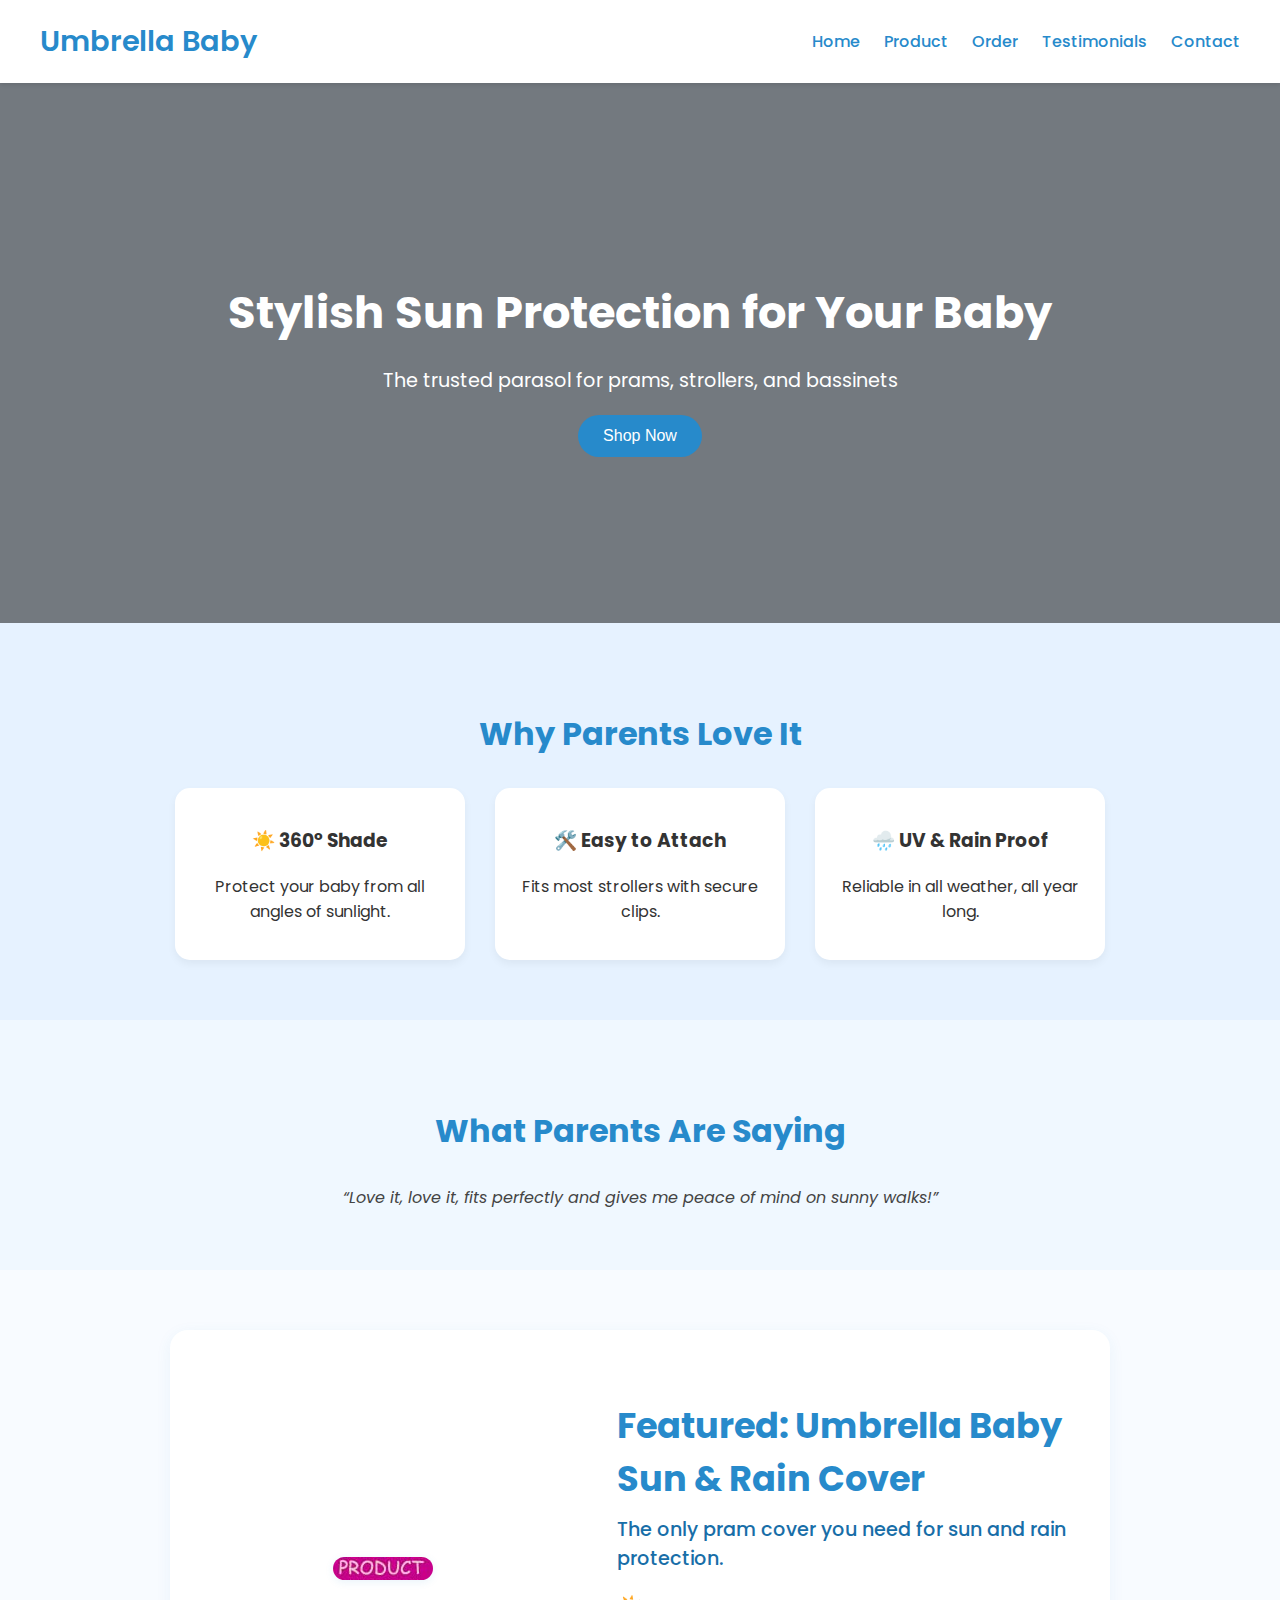
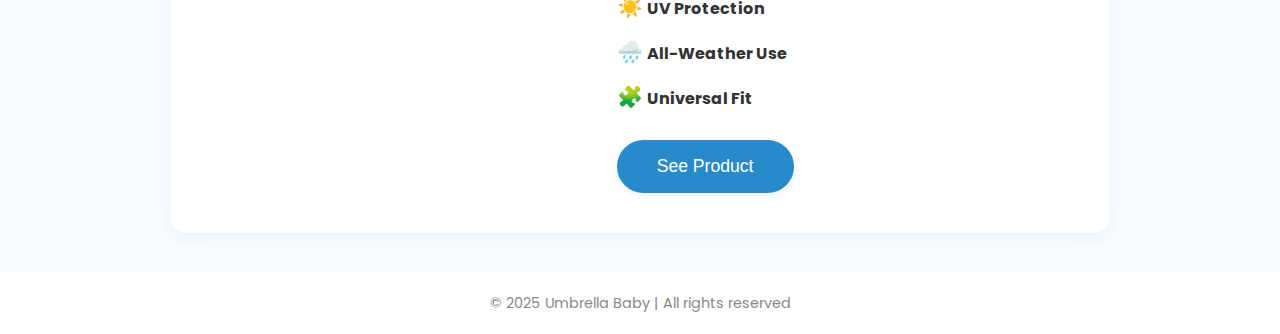
<file: index.html>
<!DOCTYPE html>
<html lang="en">
<head>
  <meta charset="UTF-8" />
  <meta name="viewport" content="width=device-width, initial-scale=1.0"/>
  <title>Umbrella Baby</title>
  <link rel="stylesheet" href="style.css">
  <link href="https://fonts.googleapis.com/css2?family=Poppins:wght@400;600&display=swap" rel="stylesheet"/>
  <style>
    body {
      margin: 0;
      font-family: 'Poppins', sans-serif;
      background-color: #e6f2ff;
      color: #333;
    }

    header {
      display: flex;
      justify-content: space-between;
      align-items: center;
      padding: 20px 40px;
      background-color: #ffffff;
      box-shadow: 0 2px 4px rgba(0,0,0,0.1);
    }

    header .logo {
      font-size: 1.8em;
      font-weight: 600;
      color: #278acb;
    }

    nav a {
      margin-left: 20px;
      text-decoration: none;
      color: #278acb;
      font-weight: 500;
    }

    .hero {
      background: url('https://i.imgur.com/DR7qP3L.jpg') center/cover no-repeat;
      height: 60vh;
      display: flex;
      align-items: center;
      justify-content: center;
      color: white;
      text-align: center;
      position: relative;
    }

    .hero::before {
      content: '';
      position: absolute;
      top: 0; left: 0; right: 0; bottom: 0;
      background-color: rgba(0,0,0,0.5);
    }

    .hero-content {
      position: relative;
      z-index: 1;
    }

    .hero h1 {
      font-size: 2.8em;
      margin-bottom: 10px;
    }

    .hero p {
      font-size: 1.2em;
      margin-bottom: 20px;
    }

    .btn {
      background-color: #278acb;
      color: white;
      padding: 12px 25px;
      border: none;
      border-radius: 30px;
      font-size: 1em;
      cursor: pointer;
      transition: 0.3s;
    }

    .btn:hover {
      background-color: #186ea8;
    }

    .section {
      padding: 60px 40px;
      text-align: center;
    }

    .section h2 {
      font-size: 2em;
      margin-bottom: 30px;
      color: #278acb;
    }

    .features {
      display: flex;
      flex-wrap: wrap;
      justify-content: center;
      gap: 30px;
    }

    .feature-card {
      background: white;
      border-radius: 15px;
      box-shadow: 0 4px 8px rgba(0,0,0,0.05);
      padding: 20px;
      width: 250px;
    }

    .testimonials {
      background-color: #f0f8ff;
    }

    .testimonial {
      max-width: 600px;
      margin: auto;
      font-style: italic;
      color: #444;
    }

    footer {
      background-color: #ffffff;
      text-align: center;
      padding: 20px;
      font-size: 0.9em;
      color: #888;
    }

    @media (max-width: 768px) {
      .features {
        flex-direction: column;
        align-items: center;
      }

      .hero h1 {
        font-size: 2em;
      }

      .hero p {
        font-size: 1em;
      }
    }
  </style>
</head>
<body>

  <header>
    <div class="logo">Umbrella Baby</div>
    <nav>
      <a href="index.html">Home</a>
      <a href="product.html">Product</a>
      <a href="order.html">Order</a>
      <a href="testimonials.html">Testimonials</a>
      <a href="contact.html">Contact</a>
    </nav>
  </header>

  <section class="hero">
    <div class="hero-content">
      <h1>Stylish Sun Protection for Your Baby</h1>
      <p>The trusted parasol for prams, strollers, and bassinets</p>
      <button class="btn">Shop Now</button>
    </div>
  </section>

  <section class="section">
    <h2>Why Parents Love It</h2>
    <div class="features">
      <div class="feature-card">
        <h3>☀️ 360° Shade</h3>
        <p>Protect your baby from all angles of sunlight.</p>
      </div>
      <div class="feature-card">
        <h3>🛠️ Easy to Attach</h3>
        <p>Fits most strollers with secure clips.</p>
      </div>
      <div class="feature-card">
        <h3>🌧️ UV & Rain Proof</h3>
        <p>Reliable in all weather, all year long.</p>
      </div>
    </div>
  </section>

  <section class="section testimonials">
    <h2>What Parents Are Saying</h2>
    <div class="testimonial">
      “Love it, love it, fits perfectly and gives me peace of mind on sunny walks!”
    </div>
  </section>

  <section class="section" style="background:#f8fbff; padding:60px 0 40px 0;">
    <div style="display:flex; flex-wrap:wrap; align-items:center; justify-content:center; gap:40px; max-width:900px; margin:auto; background:#fff; border-radius:18px; box-shadow:0 4px 16px rgba(39,138,203,0.07); padding:40px 20px;">
      <div style="flex:1 1 320px; min-width:240px; text-align:center;">
        <img src="Pictures/PRODUCT1.jpg" alt="Umbrella Baby Product" style="max-width:100%; border-radius:14px; box-shadow:0 2px 8px rgba(39,138,203,0.10); margin-bottom:18px;">
      </div>
      <div style="flex:2 1 340px; min-width:240px; text-align:left;">
        <h2 style="color:#278acb; font-size:2.2em; margin-bottom:10px;">Featured: Umbrella Baby Sun & Rain Cover</h2>
        <div style="font-size:1.2em; color:#186ea8; margin-bottom:18px; font-weight:500;">The only pram cover you need for sun and rain protection.</div>
        <ul style="list-style:none; padding:0; margin-bottom:28px;">
          <li style="margin-bottom:14px;"><span style="font-size:1.3em;">☀️</span> <b>UV Protection</b></li>
          <li style="margin-bottom:14px;"><span style="font-size:1.3em;">🌧️</span> <b>All-Weather Use</b></li>
          <li style="margin-bottom:14px;"><span style="font-size:1.3em;">🧩</span> <b>Universal Fit</b></li>
        </ul>
        <button class="btn" style="font-size:1.1em; padding:16px 40px; box-shadow:0 2px 8px rgba(39,138,203,0.10);" onclick="location.href='product.html'">See Product</button>
      </div>
    </div>
  </section>

  <footer>
    &copy; 2025 Umbrella Baby | All rights reserved
  </footer>

</body>
</html>
</file>
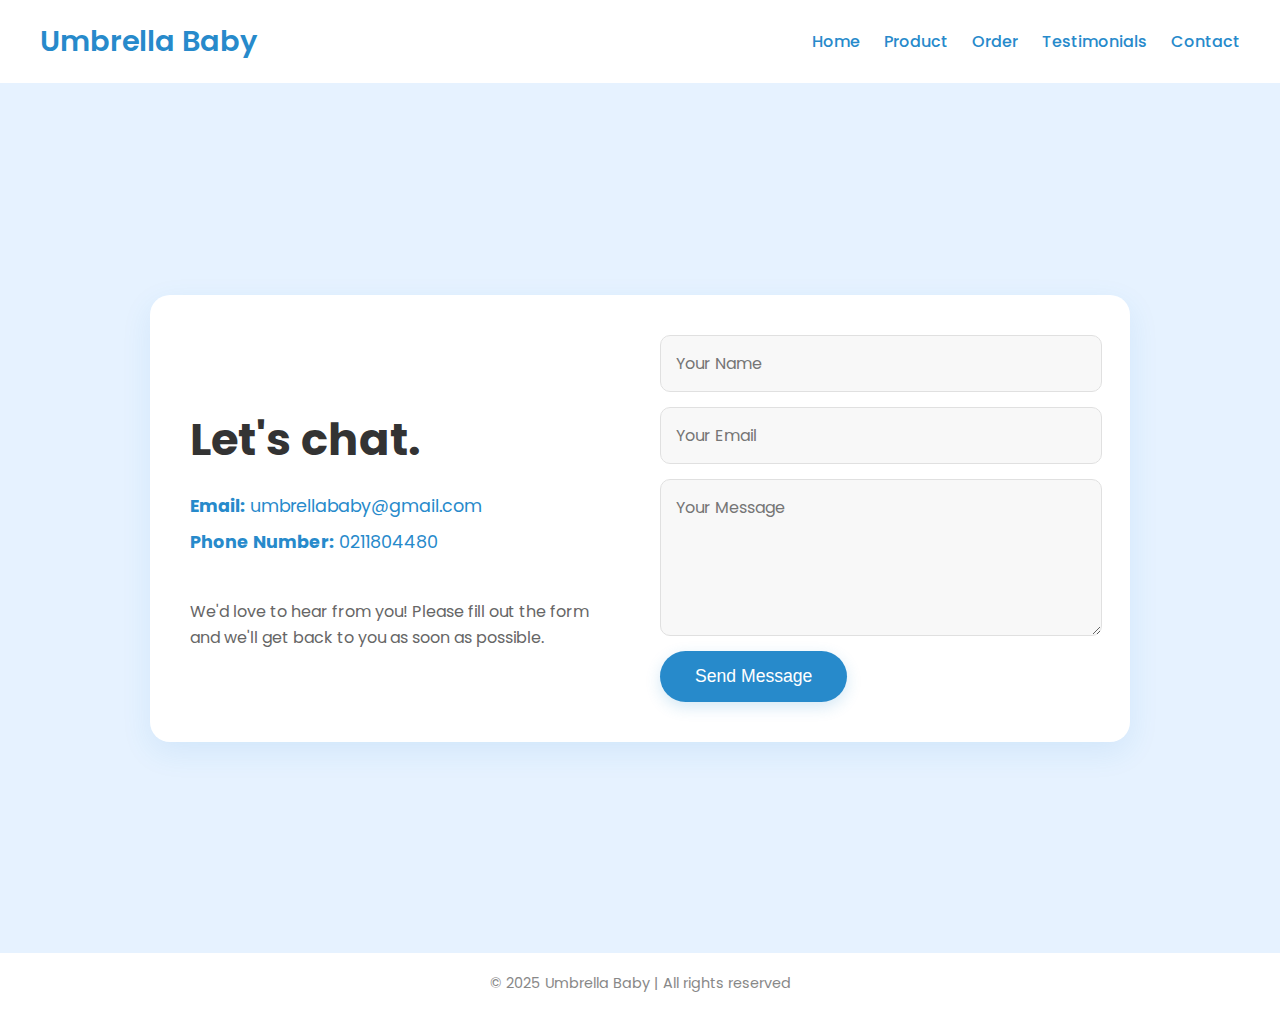
<file: contact.html>
<!DOCTYPE html>
<html lang="en">
<head>
  <meta charset="UTF-8" />
  <meta name="viewport" content="width=device-width, initial-scale=1.0"/>
  <title>Umbrella Baby – Contact</title>
  <link rel="stylesheet" href="style.css"/>
  <link rel="stylesheet" href="contact.css"/>
  <link href="https://fonts.googleapis.com/css2?family=Poppins:wght@400;500;600;700&display=swap" rel="stylesheet">
</head>
<body style="min-height:100vh; display:flex; flex-direction:column;">

  <header>
    <div class="logo">Umbrella Baby</div>
    <nav>
      <a href="index.html">Home</a>
      <a href="product.html">Product</a>
      <a href="order.html">Order</a>
      <a href="testimonials.html">Testimonials</a>
      <a href="contact.html">Contact</a>
    </nav>
  </header>

  <section class="section contact-section-layout">
    <div class="contact-card">
      <div class="contact-left">
        <h2>Let's chat.</h2>
        <div class="contact-info">
          <div><b>Email:</b> umbrellababy@gmail.com</div>
          <div><b>Phone Number:</b> 0211804480</div>
        </div>
        <p class="contact-description">We'd love to hear from you! Please fill out the form and we'll get back to you as soon as possible.</p>
      </div>
      <div class="contact-right">
        <form action="#" method="POST" class="contact-form">
          <input type="text" name="name" placeholder="Your Name" required>
          <input type="email" name="email" placeholder="Your Email" required>
          <textarea name="message" rows="5" placeholder="Your Message" required></textarea>
          <button class="btn send-message-btn" type="submit">Send Message</button>
        </form>
      </div>
    </div>
  </section>

  <footer style="margin-top:auto;">
    &copy; 2025 Umbrella Baby | All rights reserved
  </footer>

</body>
</html>
</file>
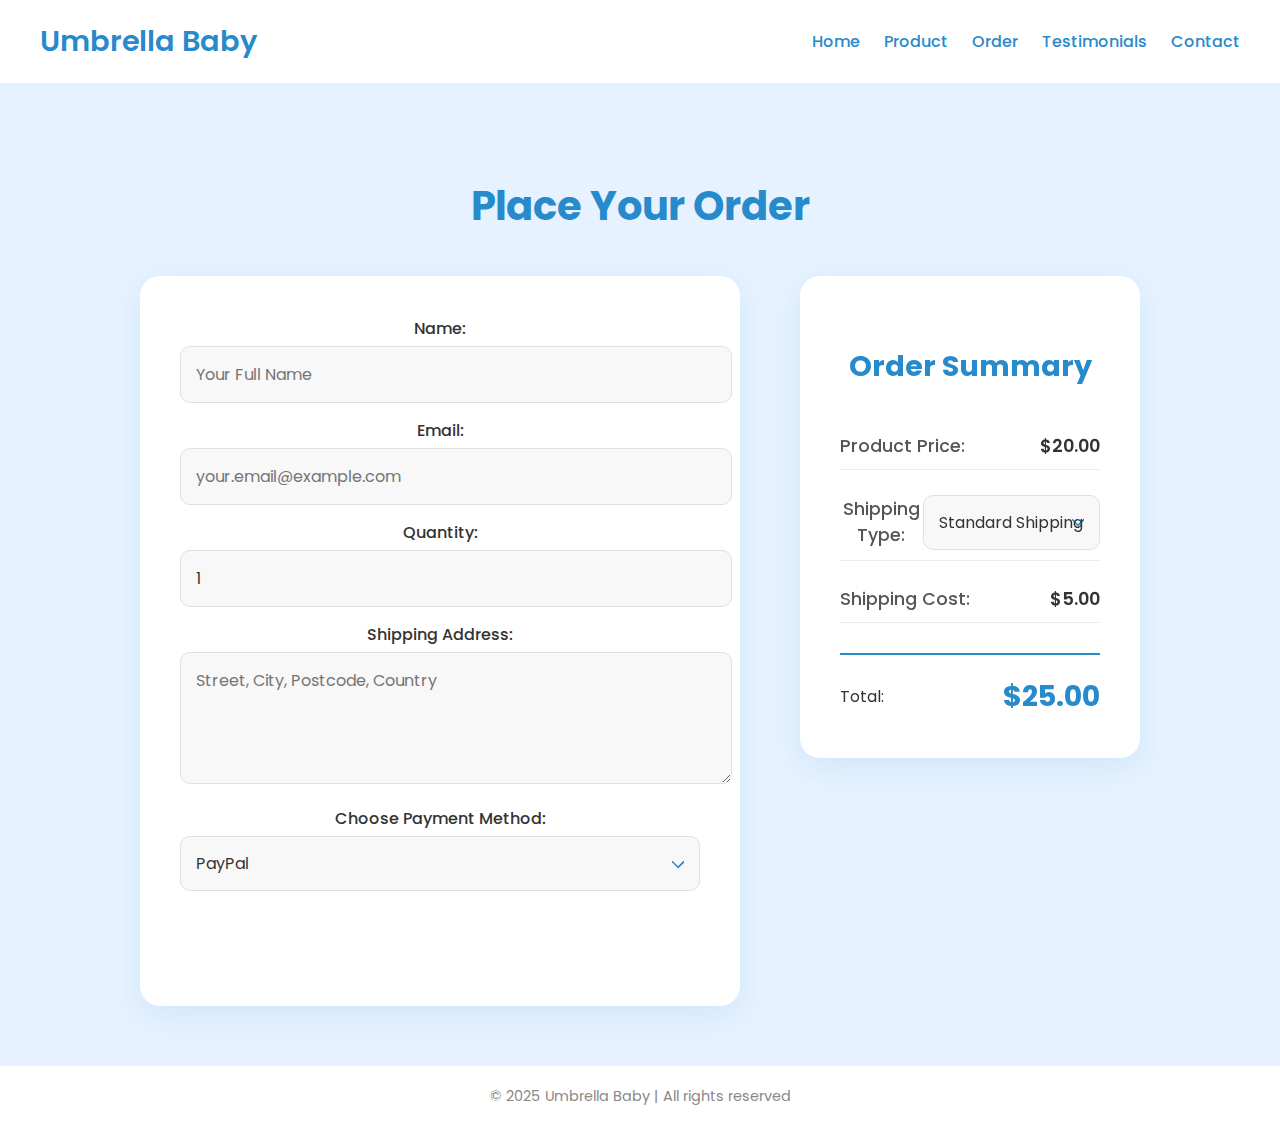
<file: order.html>
<!DOCTYPE html>
<html lang="en">
<head>
  <meta charset="UTF-8" />
  <meta name="viewport" content="width=device-width, initial-scale=1.0"/>
  <title>Umbrella Baby – Order</title>
  <link rel="stylesheet" href="base.css"/>
  <link rel="stylesheet" href="order.css"/>
  <link href="https://fonts.googleapis.com/css2?family=Poppins:wght@400;500;600;700&display=swap" rel="stylesheet">
  <script src="https://www.paypal.com/sdk/js?client-id=YOUR_PAYPAL_CLIENT_ID&currency=USD"></script>
  <script src="https://js.stripe.com/v3/"></script>
</head>
<body style="min-height:100vh; display:flex; flex-direction:column;">

  <header>
    <div class="logo">Umbrella Baby</div>
    <nav>
      <a href="index.html">Home</a>
      <a href="product.html">Product</a>
      <a href="order.html">Order</a>
      <a href="testimonials.html">Testimonials</a>
      <a href="contact.html">Contact</a>
    </nav>
  </header>

  <section class="section order-section-layout">
    <h2>Place Your Order</h2>
    <div class="order-content-wrapper">
      <!-- Left Column: Order Form -->
      <div class="order-card order-form-column">
        <form id="order-form" class="order-form-grid">
          <div id="order-success" class="order-success-message" style="display:none;">Thank you! Your order has been received.</div>
          <div id="order-error" class="order-error-message" style="display:none;"></div>

          <div class="form-group">
            <label for="name">Name:</label>
            <input type="text" id="name" name="name" required placeholder="Your Full Name">
          </div>

          <div class="form-group">
            <label for="email">Email:</label>
            <input type="email" id="email" name="email" required placeholder="your.email@example.com">
          </div>

          <div class="form-group">
            <label for="quantity">Quantity:</label>
            <input type="number" id="quantity" name="quantity" min="1" value="1" required>
          </div>

          <div class="form-group">
            <label for="address">Shipping Address:</label>
            <textarea id="address" name="address" rows="4" required placeholder="Street, City, Postcode, Country"></textarea>
          </div>

          <div class="form-group">
            <label for="payment-method">Choose Payment Method:</label>
            <select id="payment-method" name="payment-method">
              <option value="paypal">PayPal</option>
              <option value="credit-card">Credit Card (Stripe)</option>
              <option value="poli">POLi</option>
            </select>
          </div>

          <!-- Payment method containers -->
          <div id="paypal-button-container" class="payment-container"></div>
          
          <div id="stripe-card-container" class="payment-container" style="display:none;">
            <div id="card-element"></div>
            <button type="button" id="stripe-pay-button" class="btn payment-btn stripe-btn">Pay with Card</button>
          </div>
          
          <div id="poli-button-container" class="payment-container" style="display:none;">
            <button type="button" id="poli-pay-button" class="btn payment-btn poli-btn">Pay with POLi</button>
          </div>
        </form>
      </div>

      <!-- Right Column: Price Summary -->
      <div class="order-card price-summary-column">
        <h3>Order Summary</h3>
        <div class="summary-item">
          <span class="summary-label">Product Price:</span>
          <span class="summary-value" id="product-price">$20.00</span>
        </div>

        <div class="summary-item form-group">
          <label for="shipping-type" class="summary-label">Shipping Type:</label>
          <select id="shipping-type" name="shipping-type" class="summary-select">
            <option value="standard">Standard Shipping</option>
            <option value="rural">Rural Shipping</option>
          </select>
        </div>

        <div class="summary-item">
          <span class="summary-label">Shipping Cost:</span>
          <span class="summary-value" id="shipping-cost">$5.00</span>
        </div>

        <div class="summary-total">
          <span class="total-label">Total:</span>
          <span class="total-value" id="total-price">$25.00</span>
        </div>
      </div>
    </div>
  </section>

  <footer style="margin-top:auto;">
    &copy; 2025 Umbrella Baby | All rights reserved
  </footer>

  <script src="order.js"></script>

</body>
</html>
</file>
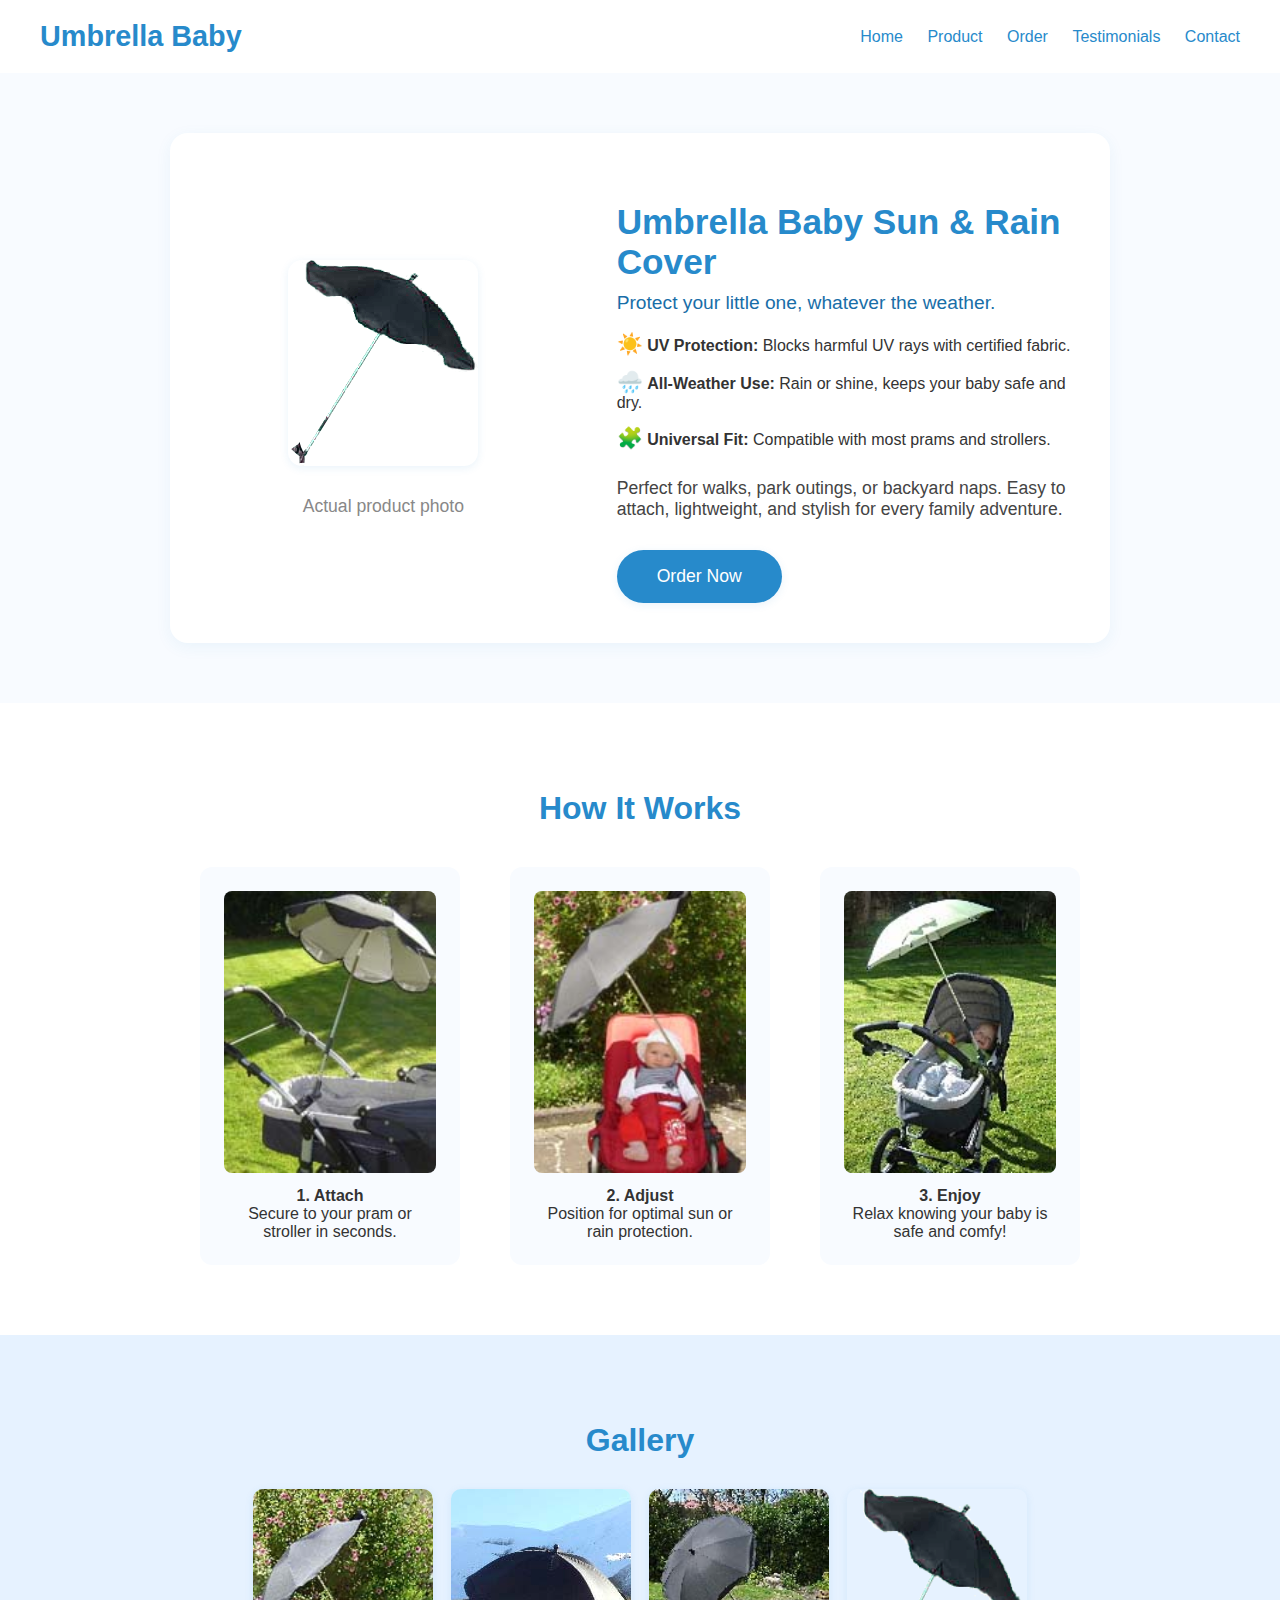
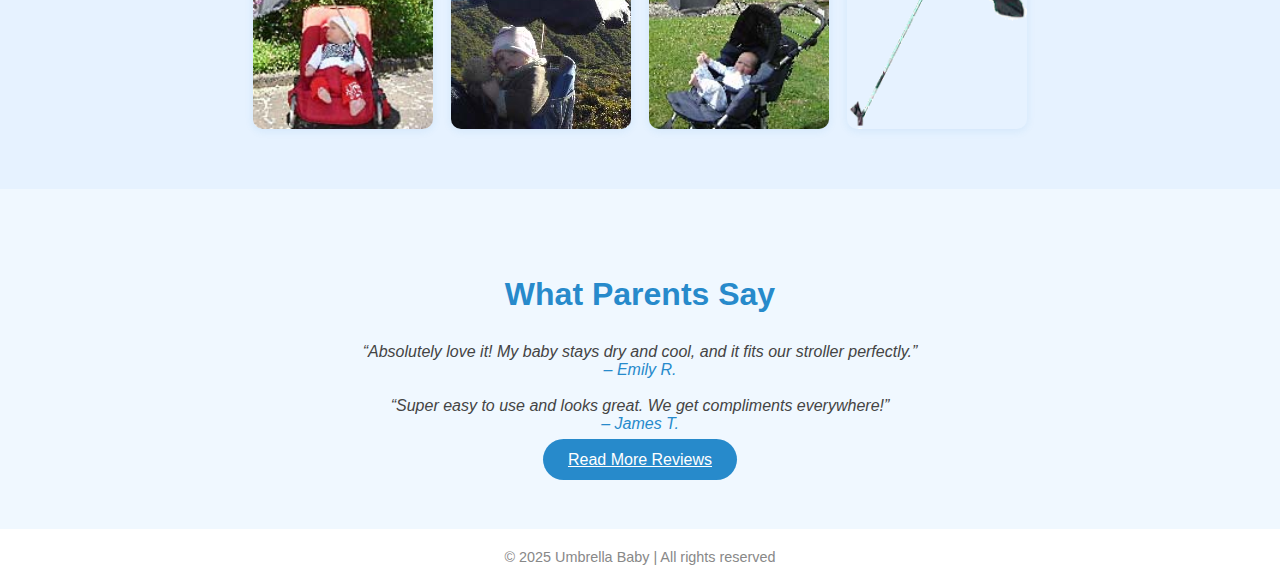
<file: product.html>
<!DOCTYPE html>
<html lang="en">
<head>
  <meta charset="UTF-8" />
  <meta name="viewport" content="width=device-width, initial-scale=1.0"/>
  <title>Umbrella Baby – Product</title>
  <link rel="stylesheet" href="style.css" />
</head>
<body>

  <header>
    <div class="logo">Umbrella Baby</div>
    <nav>
      <a href="index.html">Home</a>
      <a href="product.html">Product</a>
      <a href="order.html">Order</a>
      <a href="testimonials.html">Testimonials</a>
      <a href="contact.html">Contact</a>
    </nav>
  </header>

  <section class="section" style="padding: 60px 0; background: #f8fbff;">
    <div style="display: flex; flex-wrap: wrap; justify-content: center; align-items: center; gap: 40px; max-width: 900px; margin: auto; background: #fff; border-radius: 18px; box-shadow: 0 4px 16px rgba(39,138,203,0.07); padding: 40px 20px;">
      <div style="flex: 1 1 320px; min-width: 260px; text-align: center;">
        <img src="Pictures/umbrella06.gif" alt="Umbrella Baby Product" style="max-width: 100%; border-radius: 14px; box-shadow: 0 2px 8px rgba(39,138,203,0.10); margin-bottom: 18px;">
        <div style="font-size: 1.1em; color: #888; margin-top: 8px;">Actual product photo</div>
      </div>
      <div style="flex: 2 1 340px; min-width: 260px; text-align: left;">
        <h2 style="color: #278acb; font-size: 2.2em; margin-bottom: 10px;">Umbrella Baby Sun & Rain Cover</h2>
        <div style="font-size: 1.2em; color: #186ea8; margin-bottom: 18px; font-weight: 500;">Protect your little one, whatever the weather.</div>
        <ul style="list-style: none; padding: 0; margin-bottom: 28px;">
          <li style="margin-bottom: 14px;"><span style="font-size:1.3em;">☀️</span> <b>UV Protection:</b> Blocks harmful UV rays with certified fabric.</li>
          <li style="margin-bottom: 14px;"><span style="font-size:1.3em;">🌧️</span> <b>All-Weather Use:</b> Rain or shine, keeps your baby safe and dry.</li>
          <li style="margin-bottom: 14px;"><span style="font-size:1.3em;">🧩</span> <b>Universal Fit:</b> Compatible with most prams and strollers.</li>
        </ul>
        <div style="font-size: 1.1em; color: #444; margin-bottom: 30px;">Perfect for walks, park outings, or backyard naps. Easy to attach, lightweight, and stylish for every family adventure.</div>
        <button class="btn" style="font-size:1.1em; padding: 16px 40px; box-shadow: 0 2px 8px rgba(39,138,203,0.10);" onclick="location.href='order.html'">Order Now</button>
      </div>
    </div>
  </section>

  <!-- How It Works Section -->
  <section class="section" style="background: #fff;">
    <h2 style="color:#278acb;">How It Works</h2>
    <div style="display:flex; flex-wrap:wrap; justify-content:center; gap:30px; max-width:900px; margin:auto;">
      <div style="flex:1 1 200px; min-width:180px; background:#f8fbff; border-radius:12px; padding:24px; margin:10px;">
        <img src="Pictures/umbrella01.jpg" alt="Step 1" style="width:100%; border-radius:8px; margin-bottom:10px;">
        <b>1. Attach</b><br>Secure to your pram or stroller in seconds.
      </div>
      <div style="flex:1 1 200px; min-width:180px; background:#f8fbff; border-radius:12px; padding:24px; margin:10px;">
        <img src="Pictures/umbrella02.jpg" alt="Step 2" style="width:100%; border-radius:8px; margin-bottom:10px;">
        <b>2. Adjust</b><br>Position for optimal sun or rain protection.
      </div>
      <div style="flex:1 1 200px; min-width:180px; background:#f8fbff; border-radius:12px; padding:24px; margin:10px;">
        <img src="Pictures/umbrella03.jpg" alt="Step 3" style="width:100%; border-radius:8px; margin-bottom:10px;">
        <b>3. Enjoy</b><br>Relax knowing your baby is safe and comfy!
      </div>
    </div>
  </section>

  <!-- Gallery Section -->
  <section class="section" style="background: #e6f2ff;">
    <h2 style="color:#278acb;">Gallery</h2>
    <div style="display:flex; flex-wrap:wrap; justify-content:center; gap:18px; max-width:900px; margin:auto;">
      <img src="Pictures/umbrella13.jpg" alt="Gallery 1" style="width:180px; border-radius:10px; box-shadow:0 2px 8px rgba(39,138,203,0.10);">
      <img src="Pictures/umbrella04.jpg" alt="Gallery 2" style="width:180px; border-radius:10px; box-shadow:0 2px 8px rgba(39,138,203,0.10);">
      <img src="Pictures/umbrella05.jpg" alt="Gallery 3" style="width:180px; border-radius:10px; box-shadow:0 2px 8px rgba(39,138,203,0.10);">
      <img src="Pictures/umbrella06.gif" alt="Gallery 4" style="width:180px; border-radius:10px; box-shadow:0 2px 8px rgba(39,138,203,0.10);">
    </div>
  </section>

  <!-- Customer Reviews Preview -->
  <section class="section testimonials" style="background:#f0f8ff;">
    <h2 style="color:#278acb;">What Parents Say</h2>
    <div class="testimonial" style="margin-bottom:18px;">“Absolutely love it! My baby stays dry and cool, and it fits our stroller perfectly.”<br><span style="color:#278acb; font-weight:500;">– Emily R.</span></div>
    <div class="testimonial" style="margin-bottom:18px;">“Super easy to use and looks great. We get compliments everywhere!”<br><span style="color:#278acb; font-weight:500;">– James T.</span></div>
    <a href="testimonials.html" class="btn" style="background:#278acb; color:#fff;">Read More Reviews</a>
  </section>

  <footer>
    &copy; 2025 Umbrella Baby | All rights reserved
  </footer>

</body>
</html>
</file>
<file: style.css>
body {
  margin: 0;
  font-family: 'Poppins', sans-serif;
  background-color: #e6f2ff;
  color: #333;
}

header {
  display: flex;
  justify-content: space-between;
  align-items: center;
  padding: 20px 40px;
  background-color: #ffffff;
  box-shadow: 0 2px 4px rgba(0,0,0,0.1);
}

header .logo {
  font-size: 1.8em;
  font-weight: 600;
  color: #278acb;
}

nav a {
  margin-left: 20px;
  text-decoration: none;
  color: #278acb;
  font-weight: 500;
}

.hero {
  background: url('https://i.imgur.com/DR7qP3L.jpg') center/cover no-repeat;
  height: 60vh;
  display: flex;
  align-items: center;
  justify-content: center;
  color: white;
  text-align: center;
  position: relative;
}

.hero::before {
  content: '';
  position: absolute;
  top: 0; left: 0; right: 0; bottom: 0;
  background-color: rgba(0,0,0,0.5);
}

.hero-content {
  position: relative;
  z-index: 1;
}

.hero h1 {
  font-size: 2.8em;
  margin-bottom: 10px;
}

.hero p {
  font-size: 1.2em;
  margin-bottom: 20px;
}

.btn {
  background-color: #278acb;
  color: white;
  padding: 12px 25px;
  border: none;
  border-radius: 30px;
  font-size: 1em;
  cursor: pointer;
  transition: 0.3s;
}

.btn:hover {
  background-color: #186ea8;
}

.section {
  padding: 60px 40px;
  text-align: center;
}

.section h2 {
  font-size: 2em;
  margin-bottom: 30px;
  color: #278acb;
}

.features {
  display: flex;
  flex-wrap: wrap;
  justify-content: center;
  gap: 30px;
}

.feature-card {
  background: white;
  border-radius: 15px;
  box-shadow: 0 4px 8px rgba(0,0,0,0.05);
  padding: 20px;
  width: 250px;
}

.testimonials {
  background-color: #f0f8ff;
}

.testimonial {
  max-width: 600px;
  margin: auto;
  font-style: italic;
  color: #444;
}

footer {
  background-color: #ffffff;
  text-align: center;
  padding: 20px;
  font-size: 0.9em;
  color: #888;
}

@media (max-width: 768px) {
  .features {
    flex-direction: column;
    align-items: center;
  }

  .hero h1 {
    font-size: 2em;
  }

  .hero p {
    font-size: 1em;
  }
}
</file>
<file: contact.css>
.contact-section-layout {
    display: flex;
    justify-content: center;
    align-items: center;
    min-height: calc(100vh - 150px);
    background-color: #e6f2ff;
}

.contact-card {
    display: flex;
    background: #ffffff;
    border-radius: 20px;
    box-shadow: 0 10px 30px rgba(39, 138, 203, 0.1);
    padding: 40px;
    max-width: 900px;
    width: 100%;
    overflow: hidden;
}

.contact-left {
    flex: 1;
    padding-right: 40px;
    display: flex;
    flex-direction: column;
    justify-content: center;
}

.contact-left h2 {
    font-size: 2.8em;
    color: #333;
    margin-bottom: 20px;
    text-align: left;
}

.contact-info {
    margin: 0 0 24px 0;
    background: none;
    border: none;
    box-shadow: none;
    padding: 0;
    font-size: 1.1em;
    color: #278acb;
    text-align: left;
}

.contact-info div {
    margin-bottom: 10px;
}

.contact-description {
    font-size: 1em;
    color: #666;
    line-height: 1.6;
    text-align: left;
    margin-top: 10px;
}

.contact-right {
    flex: 1;
    display: flex;
    flex-direction: column;
    justify-content: center;
}

.contact-form {
    display: flex;
    flex-direction: column;
    gap: 15px;
}

.contact-form input[type="text"],
.contact-form input[type="email"],
.contact-form textarea {
    width: calc(100% - 20px);
    padding: 15px;
    border: 1px solid #e0e0e0;
    border-radius: 10px;
    font-size: 1em;
    font-family: 'Poppins', sans-serif;
    color: #333;
    background-color: #f8f8f8;
    transition: border-color 0.3s ease, box-shadow 0.3s ease;
}

.contact-form input:focus,
.contact-form textarea:focus {
    border-color: #278acb;
    box-shadow: 0 0 0 3px rgba(39, 138, 203, 0.2);
    outline: none;
}

.contact-form textarea {
    resize: vertical;
    min-height: 120px;
}

.send-message-btn {
    width: auto;
    align-self: flex-start;
    padding: 15px 35px;
    font-size: 1.1em;
    border-radius: 30px;
    background-color: #278acb;
    color: white;
    box-shadow: 0 5px 15px rgba(39, 138, 203, 0.2);
}

.send-message-btn:hover {
    background-color: #186ea8;
    box-shadow: 0 7px 20px rgba(39, 138, 203, 0.3);
}

@media (max-width: 768px) {
    .contact-card {
        flex-direction: column;
        padding: 30px;
    }

    .contact-left {
        padding-right: 0;
        margin-bottom: 30px;
    }

    .contact-left h2 {
        font-size: 2.2em;
        text-align: center;
    }

    .contact-info, 
    .contact-description {
        text-align: center;
    }

    .send-message-btn {
        align-self: center;
    }
}

@media (max-width: 480px) {
    .contact-card {
        padding: 20px;
        margin: 20px;
    }

    .contact-left h2 {
        font-size: 1.8em;
    }

    .contact-form input,
    .contact-form textarea {
        padding: 12px;
    }

    .send-message-btn {
        padding: 12px 25px;
        font-size: 1em;
    }
}
</file>
<file: base.css>
body {
  margin: 0;
  font-family: 'Poppins', sans-serif;
  background-color: #e6f2ff;
  color: #333;
}

header {
  display: flex;
  justify-content: space-between;
  align-items: center;
  padding: 20px 40px;
  background-color: #ffffff;
  box-shadow: 0 2px 4px rgba(0,0,0,0.1);
}

header .logo {
  font-size: 1.8em;
  font-weight: 600;
  color: #278acb;
}

nav a {
  margin-left: 20px;
  text-decoration: none;
  color: #278acb;
  font-weight: 500;
}

.btn {
  background-color: #278acb;
  color: white;
  padding: 12px 25px;
  border: none;
  border-radius: 30px;
  font-size: 1em;
  cursor: pointer;
  transition: 0.3s;
}

.btn:hover {
  background-color: #186ea8;
}

.section {
  padding: 60px 40px;
  text-align: center;
}

.section h2 {
  font-size: 2em;
  margin-bottom: 30px;
  color: #278acb;
}

footer {
  background-color: #ffffff;
  text-align: center;
  padding: 20px;
  font-size: 0.9em;
  color: #888;
}

@media (max-width: 768px) {
  header {
    flex-direction: column;
    padding: 15px 20px;
  }

  nav {
    margin-top: 15px;
  }

  nav a {
    margin: 0 10px;
    font-size: 0.9em;
  }
}
</file>
<file: order.css>
.order-section-layout {
    display: flex;
    flex-direction: column;
    align-items: center;
    min-height: calc(100vh - 150px);
    background-color: #e6f2ff;
    padding: 60px 20px;
}

.order-section-layout h2 {
    font-size: 2.5em;
    color: #278acb;
    margin-bottom: 40px;
    text-align: center;
}

.order-content-wrapper {
    display: flex;
    flex-direction: column;
    gap: 30px;
    max-width: 1000px;
    width: 100%;
    align-items: flex-start;
}

.order-card {
    background: #ffffff;
    border-radius: 20px;
    box-shadow: 0 10px 30px rgba(39, 138, 203, 0.1);
    padding: 40px;
    box-sizing: border-box;
    width: 100%;
}

.order-form-grid {
    display: flex;
    flex-direction: column;
    gap: 15px;
}

.form-group {
    margin-bottom: 0;
}

.order-form-grid label {
    font-weight: 500;
    color: #333;
    margin-bottom: 5px;
    display: block;
}

.order-form-grid input[type="text"],
.order-form-grid input[type="email"],
.order-form-grid input[type="number"],
.order-form-grid textarea,
.order-form-grid select {
    width: 100%;
    padding: 15px;
    border: 1px solid #e0e0e0;
    border-radius: 10px;
    font-size: 1em;
    font-family: 'Poppins', sans-serif;
    color: #333;
    background-color: #f8f8f8;
    transition: border-color 0.3s ease, box-shadow 0.3s ease;
    -webkit-appearance: none;
    -moz-appearance: none;
    appearance: none;
}

.order-form-grid select {
    background-image: url('data:image/svg+xml;charset=US-ASCII,%3Csvg%20xmlns%3D%22http%3A%2F%2Fwww.w3.org%2F2000%2Fsvg%22%20width%3D%22292.4%22%20height%3D%22292.4%22%3E%3Cpath%20fill%3D%22%23278acb%22%20d%3D%22M287%2069.4a17.6%2017.6%200%200%200-13%205.7L146.2%20202.7%2018.8%2075.1a17.6%2017.6%200%200%200-25.1%2024.5l143.7%20146.2a17.6%2017.6%200%200%200%2025.1%200l143.7-146.2a17.6%2017.6%200%200%200-12.9-30.2z%22%2F%3E%3C%2Fsvg%3E');
    background-repeat: no-repeat;
    background-position: right 15px center;
    background-size: 12px;
}

.order-form-grid input:focus,
.order-form-grid textarea:focus,
.order-form-grid select:focus {
    border-color: #278acb;
    box-shadow: 0 0 0 3px rgba(39, 138, 203, 0.2);
    outline: none;
}

.order-form-grid textarea {
    resize: vertical;
    min-height: 100px;
}

.order-success-message {
    background-color: #e6ffe6;
    color: #28a745;
    border: 1px solid #c3e6cb;
    border-radius: 10px;
    padding: 15px;
    margin-bottom: 20px;
    font-weight: bold;
    text-align: center;
    box-shadow: 0 2px 5px rgba(40, 167, 69, 0.1);
}

.order-error-message {
    background-color: #ffe6e6;
    color: #dc3545;
    border: 1px solid #f5c6cb;
    border-radius: 10px;
    padding: 15px;
    margin-bottom: 20px;
    font-weight: bold;
    text-align: center;
    box-shadow: 0 2px 5px rgba(220, 53, 69, 0.1);
}

.payment-container {
    margin-top: 10px;
}

.price-summary-column {
    display: flex;
    flex-direction: column;
    gap: 15px;
}

.price-summary-column h3 {
    font-size: 1.8em;
    color: #278acb;
    margin-bottom: 20px;
    text-align: center;
}

.summary-item {
    display: flex;
    justify-content: space-between;
    align-items: center;
    padding: 10px 0;
    border-bottom: 1px solid #eee;
}

.summary-item:last-of-type {
    border-bottom: none;
}

.summary-label {
    font-weight: 500;
    color: #555;
    font-size: 1.1em;
}

.summary-value {
    font-weight: 600;
    color: #333;
    font-size: 1.1em;
}

.summary-select {
    width: 100%;
    padding: 15px;
    border: 1px solid #e0e0e0;
    border-radius: 10px;
    font-size: 1em;
    font-family: 'Poppins', sans-serif;
    color: #333;
    background-color: #f8f8f8;
    transition: border-color 0.3s ease, box-shadow 0.3s ease;
    -webkit-appearance: none;
    -moz-appearance: none;
    appearance: none;
    background-image: url('data:image/svg+xml;charset=US-ASCII,%3Csvg%20xmlns%3D%22http%3A%2F%2Fwww.w3.org%2F2000%2Fsvg%22%20width%3D%22292.4%22%20height%3D%22292.4%22%3E%3Cpath%20fill%3D%22%23278acb%22%20d%3D%22M287%2069.4a17.6%2017.6%200%200%200-13%205.7L146.2%20202.7%2018.8%2075.1a17.6%2017.6%200%200%200-25.1%2024.5l143.7%20146.2a17.6%2017.6%200%200%200%2025.1%200l143.7-146.2a17.6%2017.6%200%200%200-12.9-30.2z%22%2F%3E%3C%2Fsvg%3E');
    background-repeat: no-repeat;
    background-position: right 15px center;
    background-size: 12px;
}

.summary-total {
    display: flex;
    justify-content: space-between;
    align-items: center;
    padding-top: 20px;
    margin-top: 15px;
    border-top: 2px solid #278acb;
}

.total-value {
    font-size: 1.8em;
    font-weight: 700;
    color: #278acb;
}

.payment-btn {
    width: 100%;
    padding: 15px;
    font-size: 1.1em;
    border: none;
    border-radius: 8px;
    cursor: pointer;
    transition: background-color 0.3s ease, box-shadow 0.3s ease;
    font-weight: 600;
    color: white;
    box-shadow: 0 2px 5px rgba(0,0,0,0.1);
}

.payment-btn:disabled {
    opacity: 0.6;
    cursor: not-allowed;
}

.stripe-btn {
    background-color: #635bff;
    color: #fff;
}

.stripe-btn:hover:not(:disabled) {
    background-color: #4f46e5;
    box-shadow: 0 4px 10px rgba(99, 91, 255, 0.3);
}

.poli-btn {
    background-color: #00a2e1;
    color: #fff;
}

.poli-btn:hover:not(:disabled) {
    background-color: #008cc2;
    box-shadow: 0 4px 10px rgba(0, 162, 225, 0.3);
}

#card-element {
    padding: 15px;
    border: 1px solid #e0e0e0;
    border-radius: 10px;
    background-color: #fff;
    margin-bottom: 10px;
}

#paypal-button-container {
    min-height: 50px;
}

@media (min-width: 769px) {
    .order-content-wrapper {
        flex-direction: row;
        align-items: flex-start;
    }

    .order-form-column {
        flex: 2;
        max-width: 600px;
    }

    .price-summary-column {
        flex: 1;
        max-width: 350px;
        margin-left: 30px;
        position: sticky;
        top: 30px;
    }
}

@media (max-width: 768px) {
    .order-section-layout h2 {
        font-size: 2em;
        margin-bottom: 30px;
    }

    .order-card {
        padding: 30px;
        margin: 0 20px;
    }

    .order-form-grid input,
    .order-form-grid textarea,
    .order-form-grid select,
    .payment-btn {
        padding: 12px;
        font-size: 1em;
    }

    .price-summary-column {
        margin-top: 30px;
        padding: 30px;
        margin: 0 20px;
    }

    .price-summary-column h3 {
        font-size: 1.5em;
    }

    .summary-label, .summary-value {
        font-size: 1em;
    }

    .total-label {
        font-size: 1.4em;
    }

    .total-value {
        font-size: 1.6em;
    }
}

@media (max-width: 480px) {
    .order-section-layout {
        padding: 40px 15px;
    }

    .order-section-layout h2 {
        font-size: 1.8em;
        margin-bottom: 25px;
    }

    .order-card {
        padding: 25px;
        margin: 0 15px;
    }

    .price-summary-column {
        padding: 25px;
        margin: 0 15px;
    }
}
</file>
